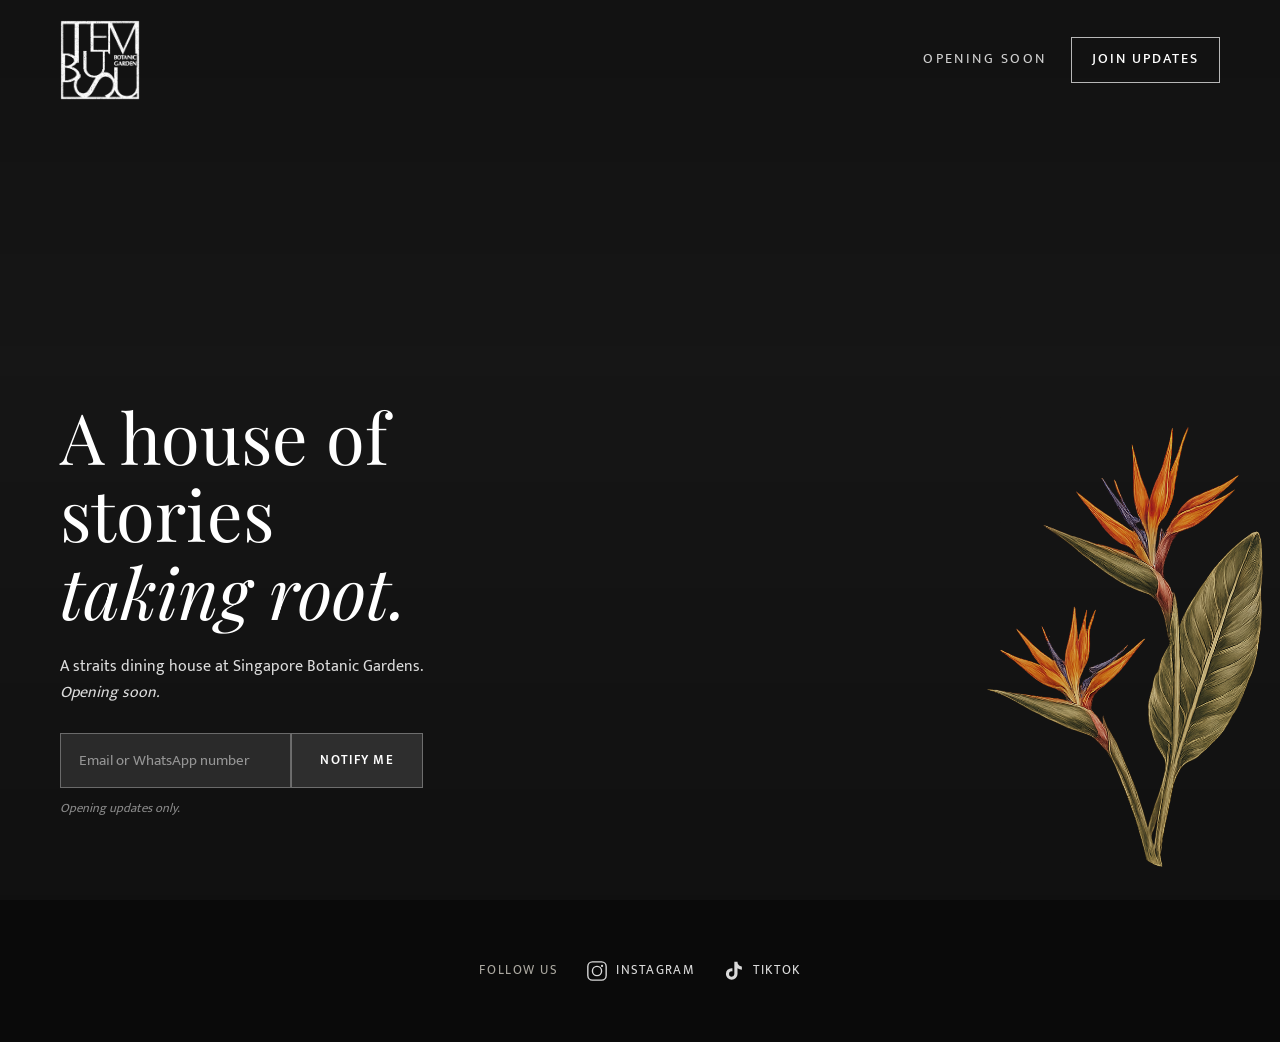
<file: index.html>
<!DOCTYPE html>
<html lang="en">
<head>
  <meta charset="UTF-8">
  <meta name="viewport" content="width=device-width, initial-scale=1.0">
  <title>Tembusu — Singapore Botanic Gardens</title>
  <meta name="description" content="A house of stories taking root. A straits dining house at Singapore Botanic Gardens. Opening soon.">
  <link rel="preconnect" href="https://fonts.googleapis.com">
  <link rel="preconnect" href="https://fonts.gstatic.com" crossorigin>
  <link href="https://fonts.googleapis.com/css2?family=Playfair+Display:ital,wght@0,400;0,500;0,600;1,400;1,500&family=Mukta+Mahee:wght@200;300;400;500;600;700;800&display=swap" rel="stylesheet">
  <link rel="stylesheet" href="styles.css">
</head>
<body class="version-b">
  <!-- Video Background -->
  <div class="video-bg">
    <video autoplay muted loop playsinline id="bgVideo" class="desktop-video">
      <source src="assets/brand-video.mp4" type="video/mp4">
    </video>
    <video autoplay muted loop playsinline id="bgVideoMobile" class="mobile-video">
      <source src="assets/brand-video-mobile.mp4" type="video/mp4">
    </video>
    <div class="video-overlay"></div>
  </div>

  <!-- Navigation -->
  <nav class="landing-nav dark">
    <a href="/" class="nav-logo">
      <img src="assets/logo.png" alt="Tembusu" style="filter: brightness(0) invert(1);">
    </a>
    <div class="nav-right">
      <span class="nav-status">OPENING SOON</span>
      <a href="#signup-video" class="nav-cta light">JOIN UPDATES</a>
    </div>
  </nav>

  <!-- Hero Content -->
  <section class="hero-video">
    <div class="hero-video-content">
      <h1 class="hero-headline-video">
        A house of<br>stories<br><em>taking root.</em>
      </h1>
      <p class="hero-subtitle-video">A straits dining house at Singapore Botanic Gardens.<br><em>Opening soon.</em></p>
      
      <form id="signup-video" class="signup-form dark" onsubmit="handleSignup(event)">
        <div class="form-row">
          <input type="text" name="contact" placeholder="Email or WhatsApp number" required class="signup-input dark">
          <button type="submit" class="signup-btn dark">NOTIFY ME</button>
        </div>
        <p class="form-note light">Opening updates only.</p>
        <p class="form-success light" id="successMsgVideo" style="display:none;">Thank you! We'll be in touch.</p>
      </form>


    </div>
  </section>

  <!-- Fixed floral accents -->
  <img src="assets/orchid.png" alt="" class="deco-orchid" aria-hidden="true">
  <img src="assets/bird-paradise.png" alt="" class="deco-bird" aria-hidden="true">

  <!-- Social Footer -->
  <footer class="landing-footer social-footer">
    <div class="social-links">
      <span class="social-label">Follow us</span>
      <a href="https://www.instagram.com/tembususg?igsh=MWM4cHk4ZXRzbWc3bA==" target="_blank" rel="noopener" class="social-link" aria-label="Instagram">
        <svg width="22" height="22" viewBox="0 0 24 24" fill="none" stroke="currentColor" stroke-width="1.5" stroke-linecap="round" stroke-linejoin="round">
          <rect x="2" y="2" width="20" height="20" rx="5" ry="5"/>
          <circle cx="12" cy="12" r="5"/>
          <circle cx="17.5" cy="6.5" r="1.2" fill="currentColor" stroke="none"/>
        </svg>
        <span>Instagram</span>
      </a>
      <a href="https://www.tiktok.com/@tembusu.sg" target="_blank" rel="noopener" class="social-link" aria-label="TikTok">
        <svg width="22" height="22" viewBox="0 0 24 24" fill="currentColor">
          <path d="M19.59 6.69a4.83 4.83 0 01-3.77-4.25V2h-3.45v13.67a2.89 2.89 0 01-2.88 2.5 2.89 2.89 0 01-2.89-2.89 2.89 2.89 0 012.89-2.89c.28 0 .54.04.79.1v-3.52a6.37 6.37 0 00-.79-.05A6.34 6.34 0 003.15 15.2a6.34 6.34 0 006.34 6.34 6.34 6.34 0 006.34-6.34V8.98a8.18 8.18 0 004.76 1.52V7.05a4.84 4.84 0 01-1-.36z"/>
        </svg>
        <span>TikTok</span>
      </a>
    </div>
  </footer>

  <script src="script.js"></script>
</body>
</html>
</file>
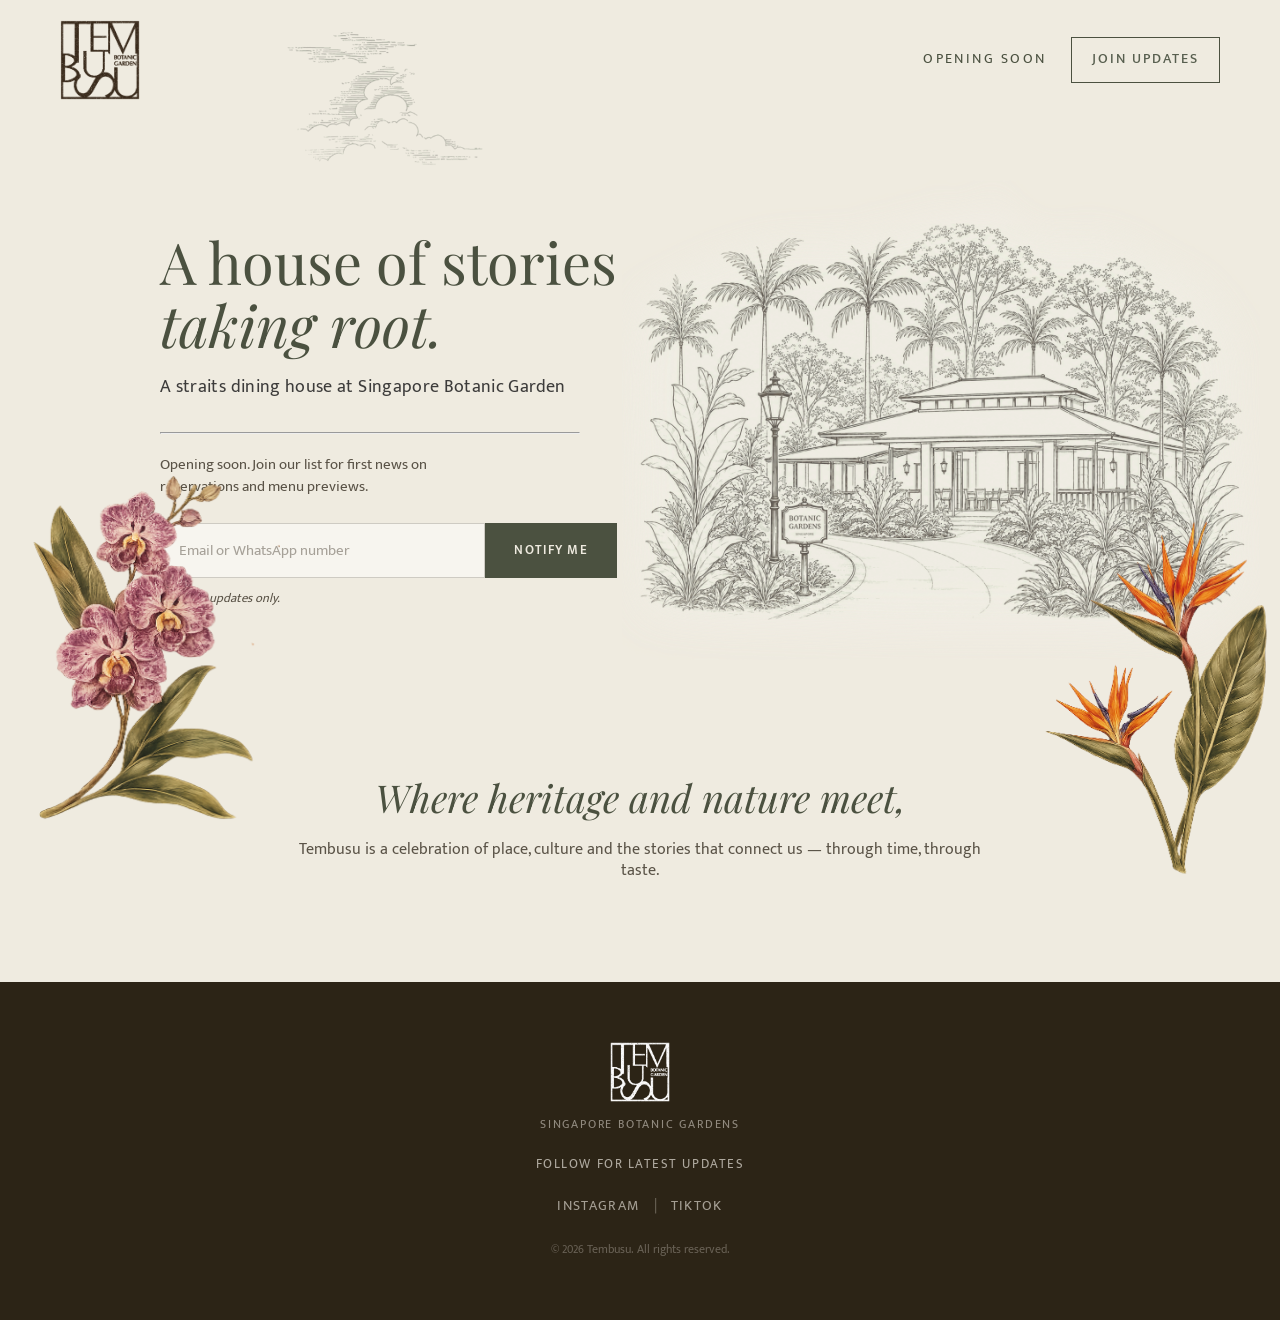
<file: illustrated.html>
<!DOCTYPE html>
<html lang="en">
<head>
  <meta charset="UTF-8">
  <meta name="viewport" content="width=device-width, initial-scale=1.0">
  <title>Tembusu — Singapore Botanic Gardens</title>
  <meta name="description" content="A house of stories taking root. A straits dining house at Singapore Botanic Gardens. Opening soon.">
  <link rel="preconnect" href="https://fonts.googleapis.com">
  <link rel="preconnect" href="https://fonts.gstatic.com" crossorigin>
  <link href="https://fonts.googleapis.com/css2?family=Playfair+Display:ital,wght@0,400;0,500;0,600;1,400;1,500&family=Mukta+Mahee:wght@200;300;400;500;600;700;800&display=swap" rel="stylesheet">
  <link rel="stylesheet" href="styles.css">
</head>
<body class="version-a">
  <!-- Navigation -->
  <nav class="landing-nav">
    <a href="/" class="nav-logo">
      <img src="assets/logo.png" alt="Tembusu">
    </a>
    <div class="nav-right">
      <span class="nav-status">OPENING SOON</span>
      <a href="#signup" class="nav-cta">JOIN UPDATES</a>
    </div>
  </nav>

  <!-- Hero Section -->
  <section class="hero-illustrated">
    <img src="assets/cloud-1.png" alt="" class="deco-cloud" aria-hidden="true">
    
    <div class="hero-content">
      <div class="hero-text">
        <h1 class="hero-headline">
          A house of stories<br><em>taking root.</em>
        </h1>
        <p class="hero-subtitle">A straits dining house at Singapore Botanic Garden</p>
        <hr class="hero-line">
        <p class="hero-cta-text">Opening soon. Join our list for first news on<br>reservations and menu previews.</p>
        
        <form id="signup" class="signup-form" onsubmit="handleSignup(event)">
          <div class="form-row">
            <input type="text" name="contact" placeholder="Email or WhatsApp number" required class="signup-input">
            <button type="submit" class="signup-btn">Notify Me</button>
          </div>
          <p class="form-note">Opening updates only.</p>
          <p class="form-success" id="successMsg" style="display:none;">Thank you! We'll be in touch.</p>
        </form>
      </div>
      <div class="hero-illustration">
        <img src="assets/house-sketch.png" alt="Tembusu at Singapore Botanic Gardens">
      </div>
    </div>
  </section>

  <!-- Fixed floral accents -->
  <img src="assets/orchid.png" alt="" class="deco-orchid" aria-hidden="true">
  <img src="assets/bird-paradise.png" alt="" class="deco-bird" aria-hidden="true">

  <!-- Where Heritage and Nature Meet Section -->
  <section class="heritage-section">
    <h2 class="heritage-headline">Where heritage and nature meet,</h2>
    <p class="heritage-text">Tembusu is a celebration of place, culture and the stories that connect us — through time, through taste.</p>
  </section>

  <!-- Footer -->
  <footer class="landing-footer">
    <div class="footer-inner">
      <img src="assets/logo.png" alt="Tembusu" class="footer-logo">
      <p class="footer-tagline">Singapore Botanic Gardens</p>
      <p class="footer-follow">Follow for latest updates</p>
      <div class="footer-links">
        <a href="https://www.instagram.com/tembususg?igsh=MWM4cHk4ZXRzbWc3bA==" target="_blank">Instagram</a>
        <span class="footer-divider">|</span>
        <a href="https://vt.tiktok.com/ZSX2AMop8/" target="_blank">TikTok</a>
      </div>
      <p class="footer-copy">&copy; 2026 Tembusu. All rights reserved.</p>
    </div>
  </footer>

  <script src="script.js"></script>
</body>
</html>
</file>
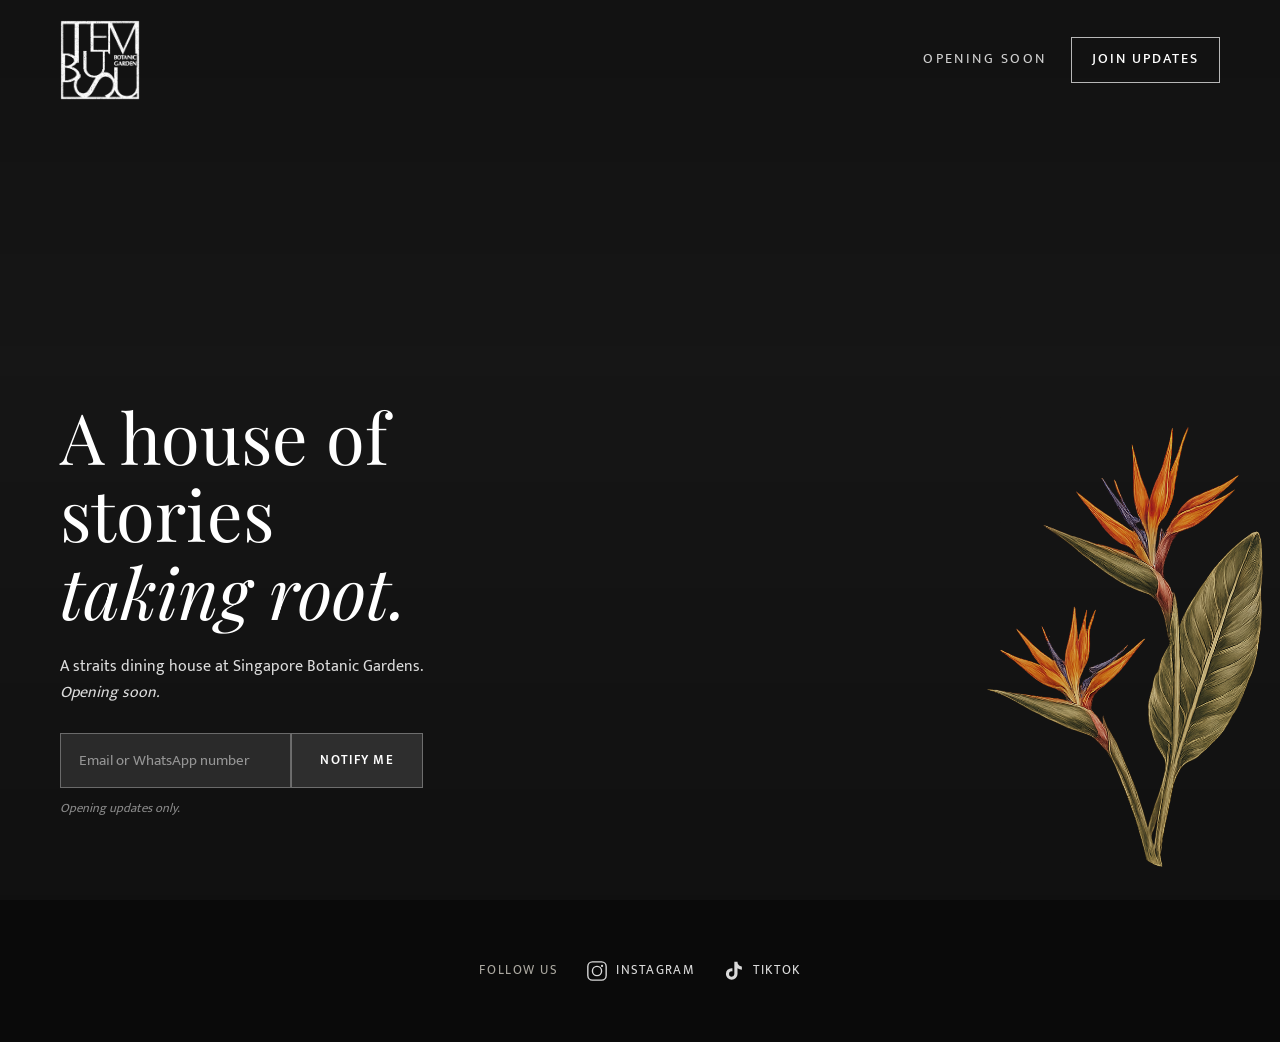
<file: video.html>
<!DOCTYPE html>
<html lang="en">
<head>
  <meta charset="UTF-8">
  <meta name="viewport" content="width=device-width, initial-scale=1.0">
  <title>Tembusu — Singapore Botanic Gardens</title>
  <meta name="description" content="A house of stories taking root. A straits dining house at Singapore Botanic Gardens. Opening soon.">
  <link rel="preconnect" href="https://fonts.googleapis.com">
  <link rel="preconnect" href="https://fonts.gstatic.com" crossorigin>
  <link href="https://fonts.googleapis.com/css2?family=Playfair+Display:ital,wght@0,400;0,500;0,600;1,400;1,500&family=Mukta+Mahee:wght@200;300;400;500;600;700;800&display=swap" rel="stylesheet">
  <link rel="stylesheet" href="styles.css">
</head>
<body class="version-b">
  <!-- Video Background -->
  <div class="video-bg">
    <video autoplay muted loop playsinline id="bgVideo" class="desktop-video">
      <source src="assets/brand-video.mp4" type="video/mp4">
    </video>
    <video autoplay muted loop playsinline id="bgVideoMobile" class="mobile-video">
      <source src="assets/brand-video-mobile.mp4" type="video/mp4">
    </video>
    <div class="video-overlay"></div>
  </div>

  <!-- Navigation -->
  <nav class="landing-nav dark">
    <a href="/" class="nav-logo">
      <img src="assets/logo.png" alt="Tembusu" style="filter: brightness(0) invert(1);">
    </a>
    <div class="nav-right">
      <span class="nav-status">OPENING SOON</span>
      <a href="#signup-video" class="nav-cta light">JOIN UPDATES</a>
    </div>
  </nav>

  <!-- Hero Content -->
  <section class="hero-video">
    <div class="hero-video-content">
      <h1 class="hero-headline-video">
        A house of<br>stories<br><em>taking root.</em>
      </h1>
      <p class="hero-subtitle-video">A straits dining house at Singapore Botanic Gardens.<br><em>Opening soon.</em></p>
      
      <form id="signup-video" class="signup-form dark" onsubmit="handleSignup(event)">
        <div class="form-row">
          <input type="text" name="contact" placeholder="Email or WhatsApp number" required class="signup-input dark">
          <button type="submit" class="signup-btn dark">NOTIFY ME</button>
        </div>
        <p class="form-note light">Opening updates only.</p>
        <p class="form-success light" id="successMsgVideo" style="display:none;">Thank you! We'll be in touch.</p>
      </form>


    </div>
  </section>

  <!-- Fixed floral accents -->
  <img src="assets/orchid.png" alt="" class="deco-orchid" aria-hidden="true">
  <img src="assets/bird-paradise.png" alt="" class="deco-bird" aria-hidden="true">

  <!-- Social Footer -->
  <footer class="landing-footer social-footer">
    <div class="social-links">
      <span class="social-label">Follow us</span>
      <a href="https://www.instagram.com/tembususg?igsh=MWM4cHk4ZXRzbWc3bA==" target="_blank" rel="noopener" class="social-link" aria-label="Instagram">
        <svg width="22" height="22" viewBox="0 0 24 24" fill="none" stroke="currentColor" stroke-width="1.5" stroke-linecap="round" stroke-linejoin="round">
          <rect x="2" y="2" width="20" height="20" rx="5" ry="5"/>
          <circle cx="12" cy="12" r="5"/>
          <circle cx="17.5" cy="6.5" r="1.2" fill="currentColor" stroke="none"/>
        </svg>
        <span>Instagram</span>
      </a>
      <a href="https://vt.tiktok.com/ZSX2AMop8/" target="_blank" rel="noopener" class="social-link" aria-label="TikTok">
        <svg width="22" height="22" viewBox="0 0 24 24" fill="currentColor">
          <path d="M19.59 6.69a4.83 4.83 0 01-3.77-4.25V2h-3.45v13.67a2.89 2.89 0 01-2.88 2.5 2.89 2.89 0 01-2.89-2.89 2.89 2.89 0 012.89-2.89c.28 0 .54.04.79.1v-3.52a6.37 6.37 0 00-.79-.05A6.34 6.34 0 003.15 15.2a6.34 6.34 0 006.34 6.34 6.34 6.34 0 006.34-6.34V8.98a8.18 8.18 0 004.76 1.52V7.05a4.84 4.84 0 01-1-.36z"/>
        </svg>
        <span>TikTok</span>
      </a>
    </div>
  </footer>

  <script src="script.js"></script>
</body>
</html>
</file>
<file: styles.css>
/* ===== CUSTOM FONT ===== */
@font-face {
    font-family: 'TheSeasons';
    src: url('https://tembusu-botanical-landing.vercel.app/fonts/the-seasons-regular.woff2') format('woff2');
    font-weight: 400;
    font-style: normal;
    font-display: swap;
}

/* ===== RESET & BASE ===== */
*, *::before, *::after { margin: 0; padding: 0; box-sizing: border-box; }

:root {
  --cream: #EFEBE0;
  --dark: #2C2416;
  --dark-green: #4B5140;
  --gold: #C4A265;
  --text: #1a1a1a;
  --text-muted: #5a5347;
  --serif: 'TheSeasons', 'Playfair Display', Georgia, serif;
  --sans: 'Mukta Mahee', 'Inter', Helvetica, Arial, sans-serif;
}

html { scroll-behavior: smooth; }
body { font-family: var(--sans); color: var(--text); line-height: 1.7; overflow-x: hidden; }
a { text-decoration: none; color: inherit; }
img { max-width: 100%; display: block; }
input, button { font-family: var(--sans); }

/* ===== VERSION A — ILLUSTRATED ===== */
.version-a { background: var(--cream); }

/* ===== VERSION B — VIDEO ===== */
.version-b { background: #1a1a1a; color: #fff; }

/* Desktop/mobile video swap */
.mobile-video { display: none; }
.desktop-video { display: block; }

/* ===== SOCIAL FOOTER ===== */
.social-footer {
  position: relative;
  z-index: 50;
  text-align: center;
  padding: 40px 24px;
}
.version-b .deco-orchid {
  display: none;
}

.version-b .deco-bird {
  width: 300px;
  bottom: 0;
  right: 0;
  opacity: 0.85;
  z-index: 5;
}

.version-b .hero-text,
.version-b .hero-content,
.version-b .signup-form {
  position: relative;
  z-index: 20;
}

.version-b .social-footer {
  background: rgba(0,0,0,0.6);
  backdrop-filter: blur(8px);
  -webkit-backdrop-filter: blur(8px);
}
.social-links {
  display: flex;
  align-items: center;
  justify-content: center;
  gap: 28px;
}
.social-label {
  font-family: var(--sans);
  font-size: 0.8rem;
  letter-spacing: 0.12em;
  text-transform: uppercase;
  opacity: 0.7;
}
.social-link {
  display: flex;
  align-items: center;
  gap: 8px;
  color: rgba(255,255,255,0.85);
  text-decoration: none;
  font-family: var(--sans);
  font-size: 0.85rem;
  letter-spacing: 0.05em;
  transition: opacity 0.3s;
}
.social-link:hover {
  opacity: 1;
  color: #fff;
}
.social-link span {
  font-size: 0.8rem;
  text-transform: uppercase;
  letter-spacing: 0.1em;
}

/* ===== NAVIGATION ===== */
.landing-nav {
  position: fixed; top: 0; left: 0; right: 0; z-index: 100;
  display: flex; align-items: center; justify-content: space-between;
  padding: 20px 60px;
}

.version-a .landing-nav {
  background: transparent;
}

.landing-nav.dark {
  background: transparent;
}

.nav-logo img {
  height: 80px; width: auto;
}

.nav-logo-block {
  display: flex; align-items: center; gap: 14px;
}

.nav-logo-img {
  height: 80px; width: auto;
}

.nav-logo-text {
  display: flex; flex-direction: column;
}

.logo-name {
  font-family: var(--sans);
  font-size: 1.1rem;
  font-weight: 500;
  letter-spacing: 0.2em;
  color: #fff;
}

.logo-sub {
  font-family: var(--sans);
  font-size: 0.6rem;
  font-weight: 400;
  letter-spacing: 0.15em;
  color: rgba(255,255,255,0.7);
  text-transform: uppercase;
}

.nav-right {
  display: flex; align-items: center; gap: 24px;
}

.nav-status {
  font-size: 0.85rem;
  font-weight: 400;
  letter-spacing: 0.18em;
  text-transform: uppercase;
  color: var(--dark-green);
}

.landing-nav.dark .nav-status {
  color: rgba(255,255,255,0.8);
}

.nav-cta {
  font-size: 0.85rem;
  font-weight: 500;
  letter-spacing: 0.15em;
  text-transform: uppercase;
  padding: 10px 20px;
  border: 1.5px solid var(--dark-green);
  color: #585F4F;
  background: var(--cream);
  transition: all 0.3s;
}

.nav-cta:hover {
  background: var(--dark-green);
  color: var(--cream);
}

.nav-cta.light {
  border-color: rgba(255,255,255,0.7);
  color: #fff;
  background: transparent;
}

.nav-cta.light:hover {
  background: rgba(255,255,255,0.15);
}

/* ===== HERO — ILLUSTRATED (Version A) ===== */
.hero-illustrated {
  height: 80vh;
  min-height: 600px;
  position: relative;
  display: flex;
  align-items: center;
  padding: 120px 60px 0;
  overflow: hidden;
}

.hero-content {
  display: flex;
  align-items: center;
  justify-content: space-between;
  gap: 40px;
  max-width: 1500px;
  margin: 0 auto;
  width: 100%;
  position: relative;
  z-index: 2;
}

.hero-text {
  max-width: 560px;
  z-index: 2;
  position: relative;
  padding-left: 100px;
}

.hero-headline {
  font-family: var(--serif);
  font-size: clamp(2.8rem, 4.5vw, 4.5rem);
  font-weight: 400;
  line-height: 1.1;
  color: var(--dark-green);
  margin-bottom: 15px;
}

.hero-headline em {
  font-style: italic;
  font-weight: 400;
}

.hero-divider {
  width: 60px;
  height: 2px;
  background: var(--dark-green);
  opacity: 0.4;
  margin-bottom: 20px;
}

.hero-subtitle {
  font-family: var(--sans);
  font-size: 1.1rem;
  font-weight: 400;
  color: #3D3C3B;
  letter-spacing: 0.02em;
  margin-bottom: 30px;
}

.hero-line {
  width: 100%;
  max-width: 420px;
  height: 1px;
  background: rgba(44,36,22,0.15);
  margin: 20px 0;
}

.hero-cta-text {
  font-size: 0.95rem;
  color: var(--text-muted);
  line-height: 1.5;
  margin-bottom: 24px;
}

.hero-illustration {
  position: absolute;
  right: -40px;
  top: 50%;
  transform: translateY(-50%);
  width: 55%;
  max-width: 800px;
  z-index: 1;
}

.hero-illustration img {
  width: 100%;
  height: auto;
  opacity: 0.85;
}

/* Decorative elements */
.deco-cloud {
  position: absolute;
  left: 22%;
  top: 0;
  width: 220px;
  opacity: 1;
  z-index: 9999;
  pointer-events: none;
}

.deco-orchid {
  position: fixed;
  left: 0;
  bottom: 0;
  width: 280px;
  z-index: 100;
  pointer-events: none;
}

.deco-bird {
  position: fixed;
  right: 0;
  bottom: 0;
  width: 240px;
  z-index: 100;
  pointer-events: none;
}

/* ===== SIGNUP FORM ===== */
.signup-form {
  max-width: 460px;
}

.form-row {
  display: flex;
  gap: 0;
}

.signup-input {
  flex: 1;
  padding: 14px 18px;
  font-size: 0.95rem;
  border: 1.5px solid rgba(44,36,22,0.2);
  background: rgba(255,255,255,0.5);
  color: var(--text);
  outline: none;
  transition: border-color 0.3s;
}

.signup-input::placeholder {
  color: rgba(44,36,22,0.4);
}

.signup-input:focus {
  border-color: var(--dark-green);
}

.signup-input.dark {
  background: rgba(255,255,255,0.1);
  border-color: rgba(255,255,255,0.3);
  color: #fff;
}

.signup-input.dark::placeholder {
  color: rgba(255,255,255,0.5);
}

.signup-input.dark:focus {
  border-color: rgba(255,255,255,0.6);
}

.signup-btn {
  padding: 14px 28px;
  font-size: 0.8rem;
  font-weight: 600;
  letter-spacing: 0.1em;
  text-transform: uppercase;
  border: 1.5px solid var(--dark-green);
  background: var(--dark-green);
  color: var(--cream);
  cursor: pointer;
  transition: all 0.3s;
  white-space: nowrap;
}

.signup-btn:hover {
  background: #2d3a2c;
}

.signup-btn.dark {
  background: rgba(255,255,255,0.12);
  border-color: rgba(255,255,255,0.3);
  color: #fff;
}

.signup-btn.dark:hover {
  background: rgba(255,255,255,0.22);
}

.form-note {
  font-size: 0.8rem;
  color: var(--text-muted);
  margin-top: 10px;
  font-style: italic;
}

.form-note.light {
  color: rgba(255,255,255,0.5);
}

.form-success {
  font-size: 0.95rem;
  color: var(--dark-green);
  margin-top: 12px;
  font-weight: 500;
}

.form-success.light {
  color: rgba(255,255,255,0.9);
}

/* ===== HERITAGE SECTION ===== */
.heritage-section {
  text-align: center;
  padding: 80px 60px 100px;
  max-width: 1000px;
  margin: -2% auto 0 auto;
  position: relative;
}

.heritage-headline {
  font-family: var(--serif);
  font-size: clamp(2rem, 3vw, 3rem);
  font-weight: 400;
  color: var(--dark-green);
  margin-bottom: 20px;
  font-style: italic;
  line-height: 1.2;
}

.heritage-text {
  font-size: 1rem;
  line-height: 1.3;
  color: var(--text-muted);
  max-width: 700px;
  margin: 0 auto;
}

/* ===== HERO — VIDEO (Version B) ===== */
.video-bg {
  position: fixed;
  top: 0; left: 0;
  width: 100%; height: 100%;
  z-index: 0;
}

.video-bg video {
  width: 100%;
  height: 100%;
  object-fit: cover;
}

.video-overlay {
  position: absolute;
  top: 0; left: 0;
  width: 100%; height: 100%;
  background: linear-gradient(
    to bottom,
    rgba(0,0,0,0.3) 0%,
    rgba(0,0,0,0.15) 40%,
    rgba(0,0,0,0.35) 100%
  );
}

.hero-video {
  position: relative;
  z-index: 1;
  min-height: 100vh;
  display: flex;
  align-items: flex-end;
  padding: 0 60px 80px;
}

.hero-video-content {
  max-width: 600px;
}

.hero-headline-video {
  font-family: var(--serif);
  font-size: clamp(3rem, 5.5vw, 5rem);
  font-weight: 400;
  line-height: 1.1;
  color: #fff;
  margin-bottom: 24px;
}

.hero-headline-video em {
  font-style: italic;
  font-weight: 400;
}

.hero-subtitle-video {
  font-size: 1rem;
  color: rgba(255,255,255,0.85);
  line-height: 1.6;
  margin-bottom: 28px;
}

.hero-subtitle-video em {
  font-style: italic;
}

.watch-film {
  margin-top: 32px;
}

.watch-film-btn {
  display: inline-flex;
  align-items: center;
  gap: 10px;
  background: none;
  border: none;
  color: rgba(255,255,255,0.8);
  font-family: var(--sans);
  font-size: 0.85rem;
  letter-spacing: 0.05em;
  cursor: pointer;
  transition: color 0.3s;
  padding: 0;
}

.watch-film-btn:hover {
  color: #fff;
}

/* ===== FOOTER ===== */
.landing-footer {
  background: var(--dark);
  color: var(--cream);
  padding: 60px 60px;
  text-align: center;
  position: relative;
  z-index: 2;
}

.footer-inner {
  max-width: 400px;
  margin: 0 auto;
}

.footer-logo {
  height: 60px;
  margin: 0 auto 12px;
  filter: brightness(0) invert(1);
}

.footer-tagline {
  font-size: 0.75rem;
  letter-spacing: 0.15em;
  text-transform: uppercase;
  color: rgba(245,240,232,0.5);
  margin-bottom: 20px;
}

.footer-follow {
  font-size: 0.8rem;
  letter-spacing: 0.12em;
  text-transform: uppercase;
  color: rgba(245,240,232,0.65);
  margin-bottom: 16px;
}

.footer-divider {
  margin: 0 10px;
  color: rgba(245,240,232,0.3);
}

.footer-links {
  margin-bottom: 20px;
}

.footer-links a {
  font-size: 0.85rem;
  letter-spacing: 0.1em;
  text-transform: uppercase;
  color: rgba(245,240,232,0.6);
  transition: color 0.3s;
}

.footer-links a:hover { color: var(--cream); }

.footer-copy {
  font-size: 0.75rem;
  color: rgba(245,240,232,0.3);
}

/* ===== RESPONSIVE ===== */
@media (max-width: 1100px) {
  .hero-text {
    padding-left: 40px;
  }
}

@media (max-width: 968px) {
  .hero-content {
    flex-direction: column;
    align-items: flex-start;
  }
  .hero-illustration {
    position: relative;
    right: auto;
    top: auto;
    transform: none;
    width: 100%;
    max-width: 400px;
    display: block;
    margin: 0 auto 20px;
    order: -1;
  }
  .hero-text {
    flex: 1;
    padding-left: 0;
    max-width: 100%;
    order: 1;
  }
  .landing-nav {
    padding: 20px 24px;
  }
  .hero-illustrated {
    padding: 120px 24px 60px;
    height: auto;
    min-height: auto;
  }
  .hero-video {
    padding: 0 24px 60px;
  }
  .heritage-section {
    padding: 60px 24px 80px;
    margin-top: 0;
  }
  .landing-footer {
    padding: 48px 24px;
  }
  /* Botanicals: switch from fixed to absolute within page flow, push below form */
  .deco-orchid {
    position: absolute;
    width: 160px;
    bottom: -40px;
    z-index: 1;
  }
  .deco-bird {
    position: absolute;
    width: 140px;
    bottom: -40px;
    z-index: 1;
  }
}

@media (max-width: 600px) {
  .nav-logo img, .nav-logo-img {
    height: 50px;
  }
  .nav-status {
    display: none;
  }
  .hero-headline, .hero-headline-video {
    font-size: 2.6rem;
  }
  .form-row {
    flex-direction: column;
    gap: 10px;
  }
  .signup-btn {
    width: 100%;
  }
  /* Show botanicals on small screens — sized down, static at bottom */
  .deco-orchid {
    position: fixed;
    width: 120px;
    left: 0;
    bottom: 0;
    z-index: 10;
  }
  .deco-bird {
    position: fixed;
    width: 100px;
    right: 0;
    bottom: 0;
    z-index: 10;
  }
  .deco-cloud { width: 120px; }
  .logo-name { font-size: 0.9rem; }
  .logo-sub { font-size: 0.5rem; }
  /* Tighter hero on mobile */
  .hero-illustrated {
    padding: 100px 20px 40px;
  }
  .hero-video {
    padding: 0 20px 40px;
  }
  .landing-nav {
    padding: 16px 20px;
  }
  .hero-subtitle {
    font-size: 1rem;
  }
  .heritage-section {
    padding: 50px 20px 60px;
  }
  /* Stronger video overlay on mobile for readability */
  .video-overlay {
    background: linear-gradient(
      to bottom,
      rgba(0,0,0,0.45) 0%,
      rgba(0,0,0,0.25) 40%,
      rgba(0,0,0,0.55) 100%
    ) !important;
  }
  .hero-headline-video {
    font-size: 2.4rem;
    text-shadow: 0 2px 12px rgba(0,0,0,0.3);
  }
  .hero-subtitle-video {
    text-shadow: 0 1px 8px rgba(0,0,0,0.3);
  }
  /* Version B mobile flower overrides */
  .version-b .deco-orchid {
    display: none;
  }
  .version-b .deco-bird {
    width: 120px;
    right: -20px;
    bottom: -10px;
    z-index: 5;
    opacity: 0.7;
  }
  .version-b .hero-text,
  .version-b .hero-content,
  .version-b .signup-form {
    position: relative;
    z-index: 20;
  }
  /* Swap to mobile-optimized video */
  .mobile-video { display: block; }
  .desktop-video { display: none; }
}
</file>
